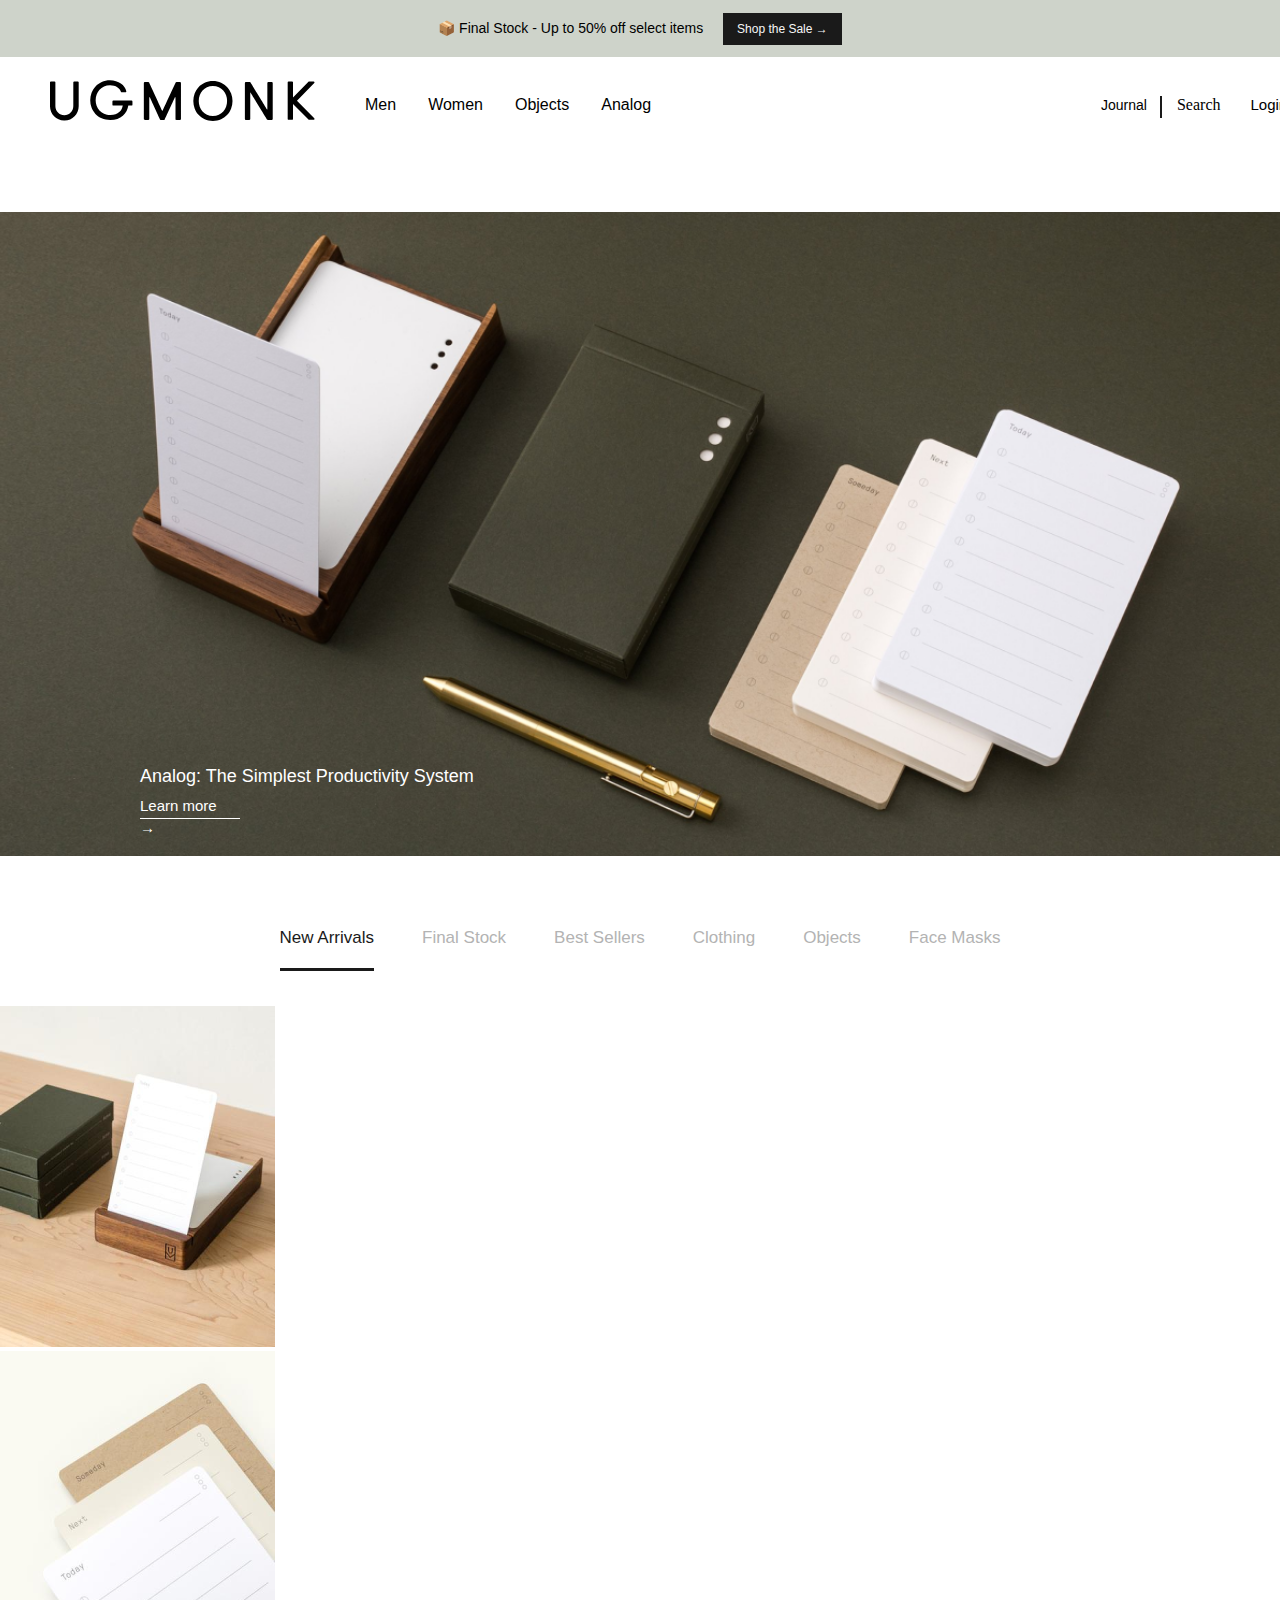
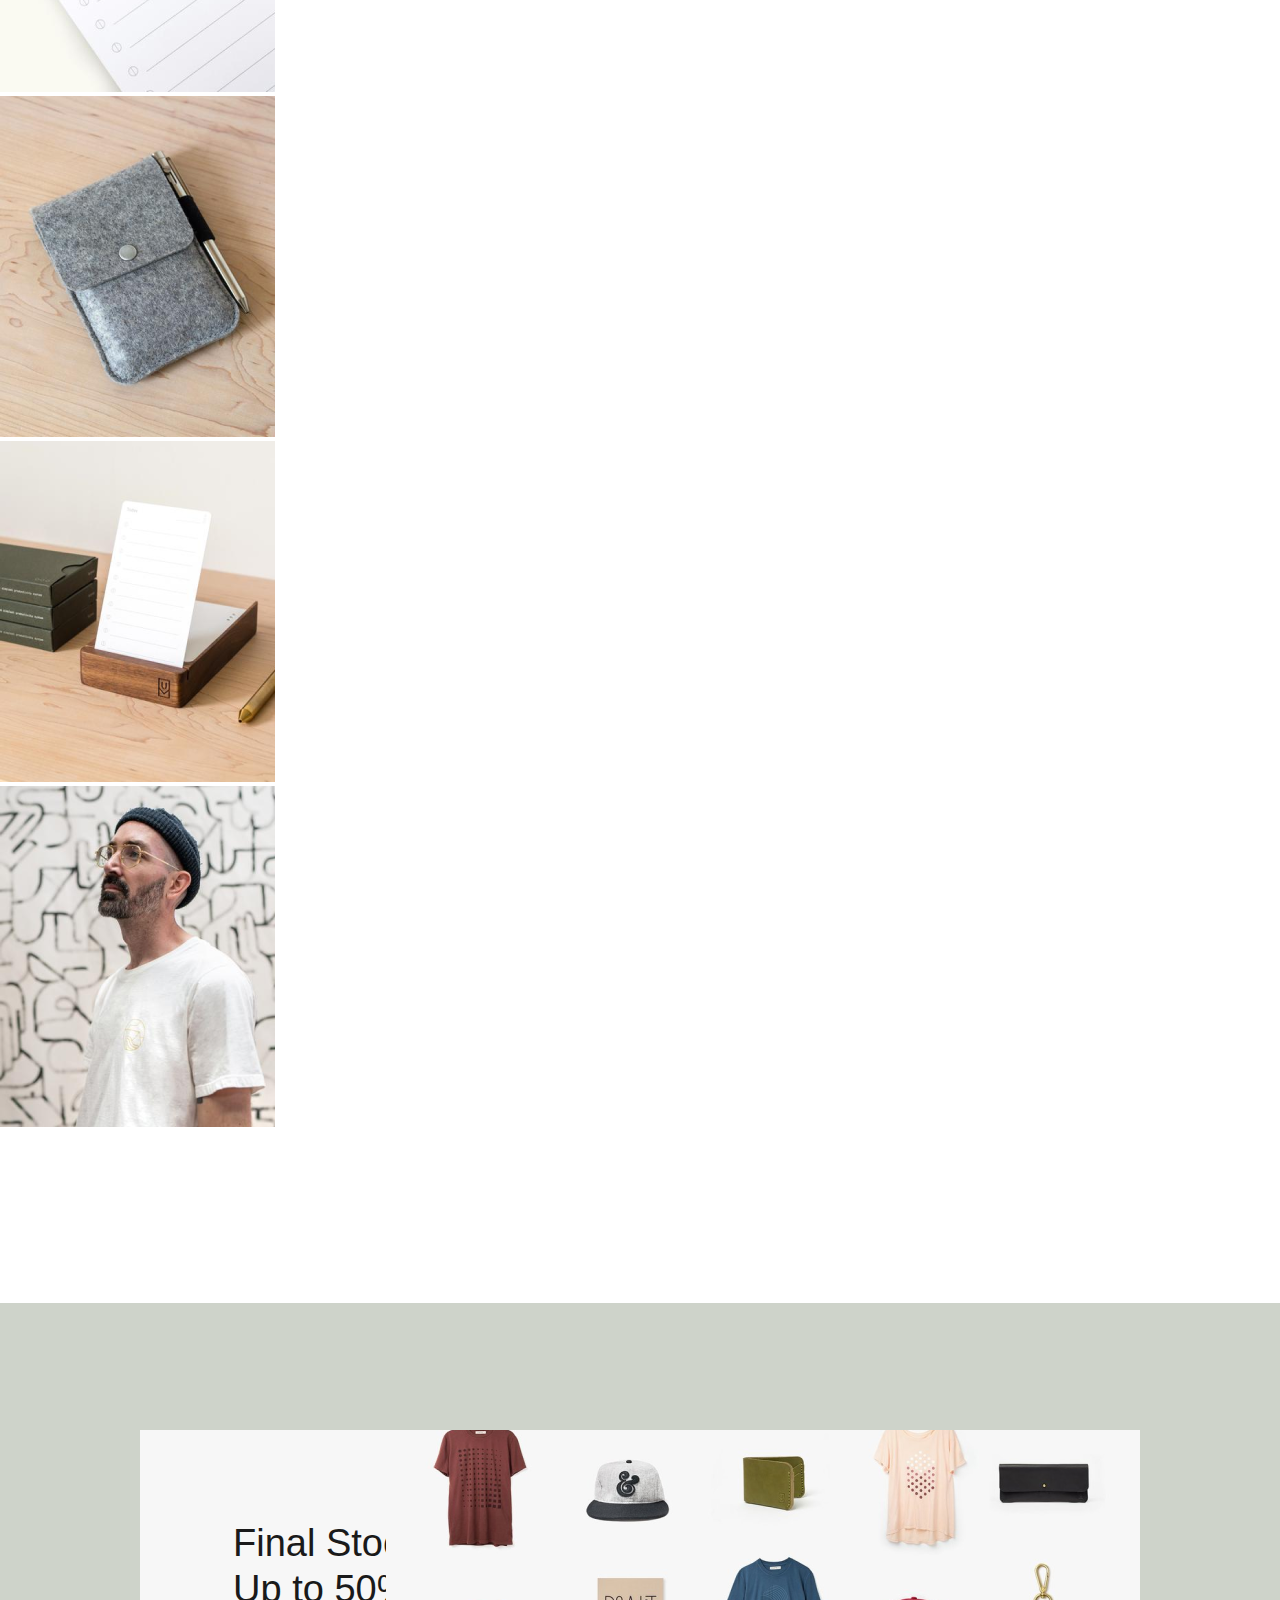
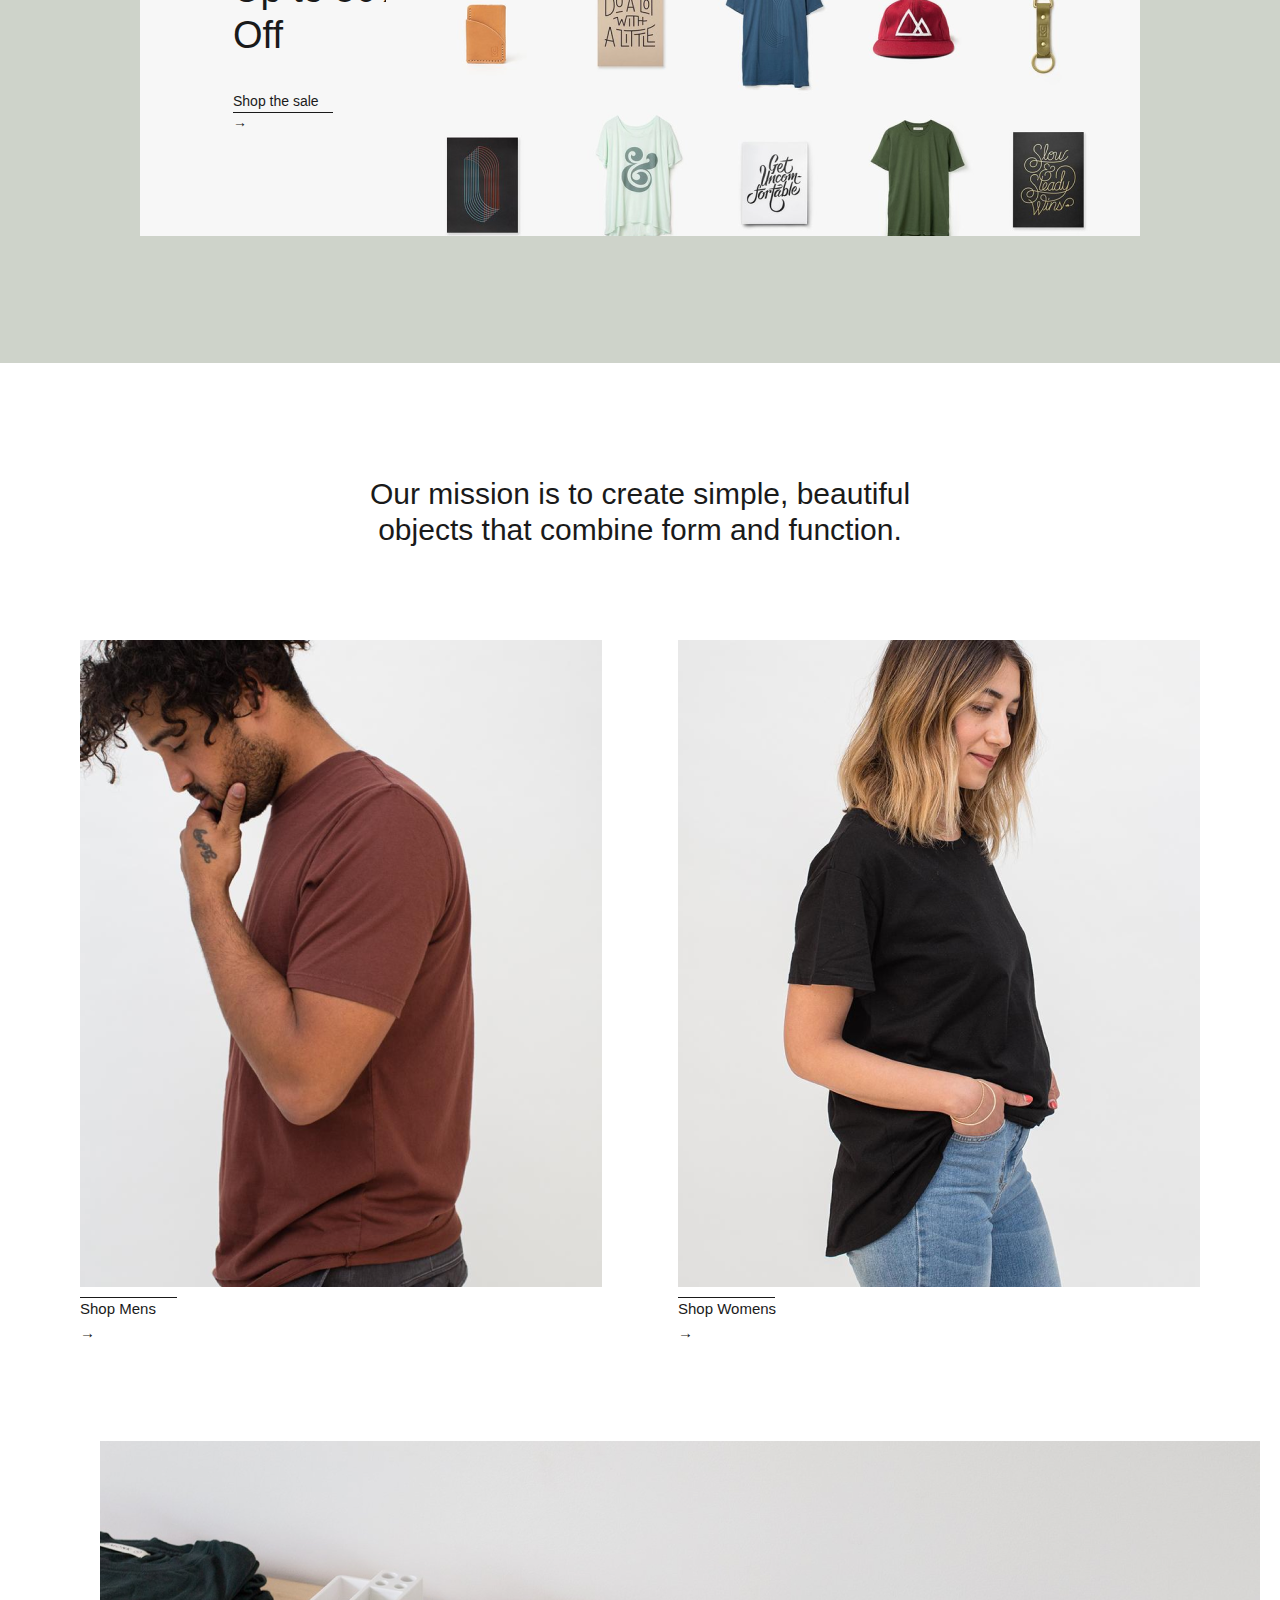
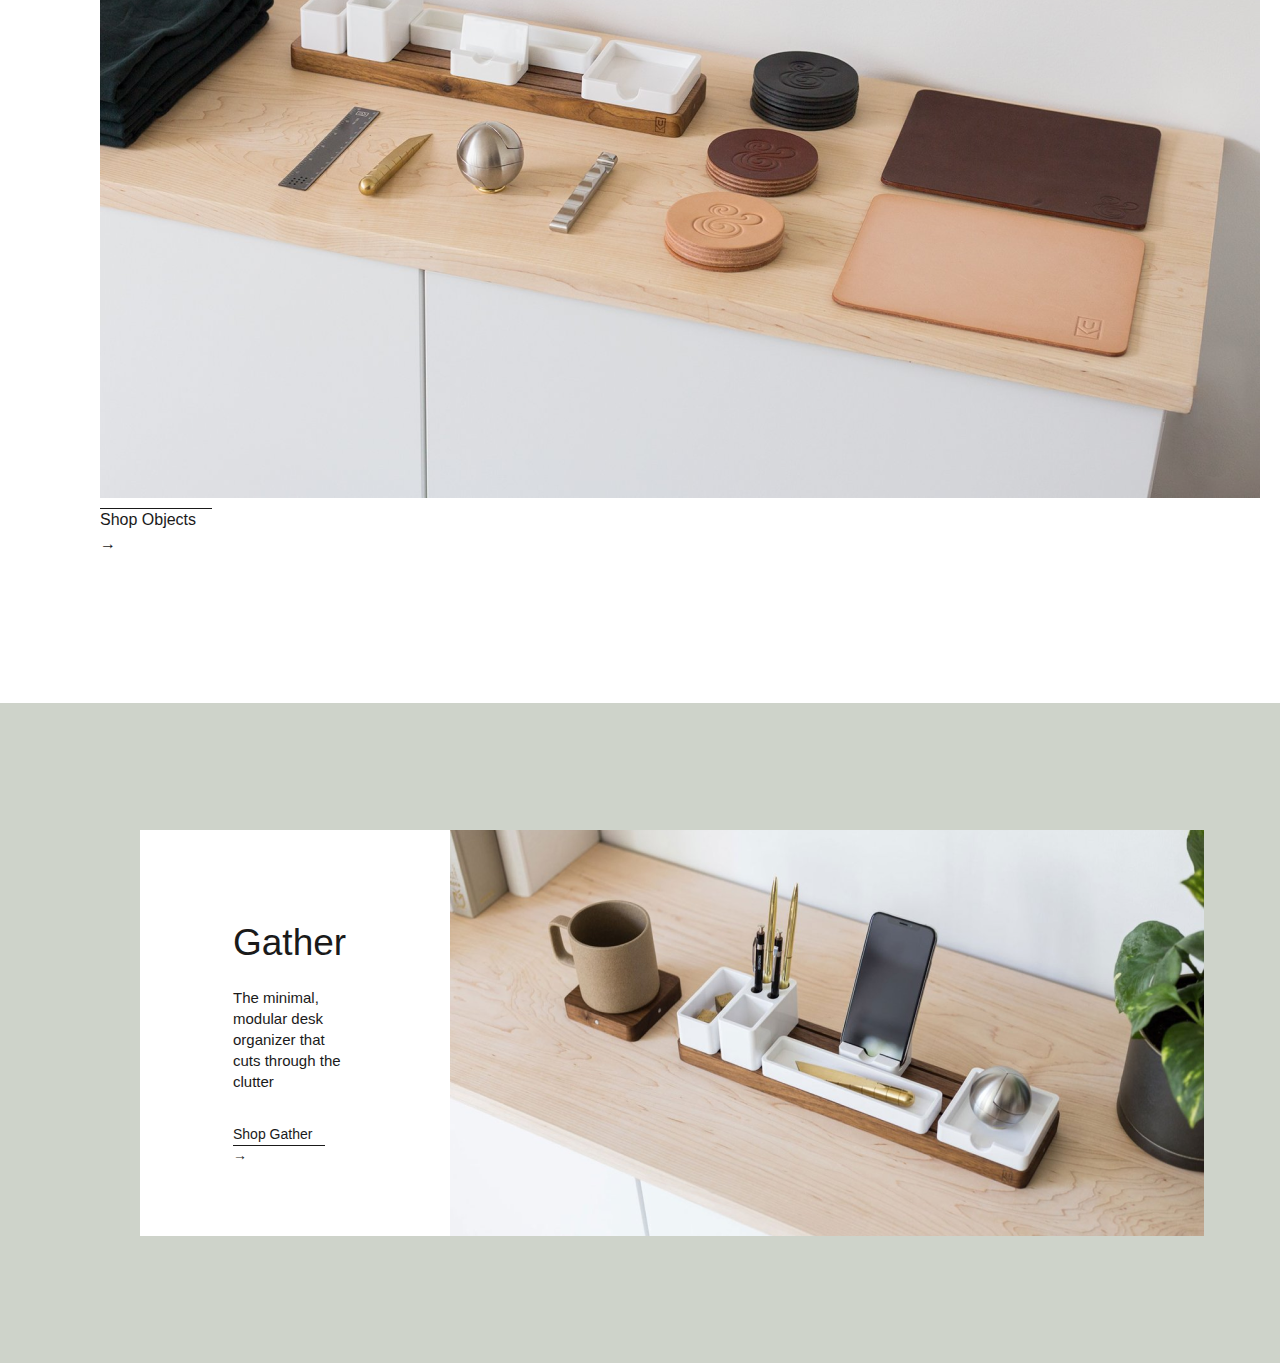
<file: UGMONK/index.html>
<!doctype html>
<html lang="en">
<head>
    <meta charset="UTF-8">
    <meta name="viewport"
          content="width=device-width, user-scalable=no, initial-scale=1.0, maximum-scale=1.0, minimum-scale=1.0">
    <meta http-equiv="X-UA-Compatible" content="ie=edge">
    <title>Document</title>
    <link rel="stylesheet" href="./src/css/style.css">
</head>
<body>

<div class="shipping">
    📦 Final Stock - Up to 50% off select items
    <button class="shipping__button">
        Shop the Sale →
    </button>
</div>

<header class="header">
    <div class="container">
        <div class="header__row">
            <h1 class="header__title">
                <img src="./src/images/header/header.svg" alt="UGMONK">
            </h1>
            <div class="header__nav">
                <ul class="header__menu">
                    <li class="header__list"><a class="header__list-link" href="">Men</a></li>
                    <li class="header__list"><a class="header__list-link" href="">Women</a></li>
                    <li class="header__list"><a class="header__list-link" href="">Objects</a></li>
                    <li class="header__list"><a class="header__list-link" href="">Analog</a></li>
                </ul>
            </div>

            <ul class="header__menu2">
                <li class="header__list1"><a class="header__list-link" href="">Journal</a></li>
                <li class="header__lis2"><a class="header__list-link" href="">Search</a></li>
                <li class="header__list3"><a class="header__list-link" href="">Login</a></li>
                <i class="icon-basket"></i>
            </ul>

        </div>
    </div>
</header>

<main>
    <section class="object">
        <div class="container">
            <div class="object__row">
                <div class="object__content">
                    <h2 class="object__title" >Analog: The Simplest Productivity System</h2>
                    <p class="object__description">Learn more <br> → </p>
                </div>
            </div>
        </div>
    </section>

    <section class="arrivals">
        <div class="container">
            <div class="arrivals__tabs">
                <ul class="arrivals__list">
                    <li class="arrivals__item arrivals__item_active">New Arrivals</li>
                    <li class="arrivals__item">Final Stock</li>
                    <li class="arrivals__item">Best Sellers</li>
                    <li class="arrivals__item">Clothing</li>
                    <li class="arrivals__item">Objects</li>
                    <li class="arrivals__item">Face Masks</li>
                </ul>

                <div class="arrivals__tabs-content arrivals__tabs-content_active ">
                    <div class="arrivals__tabs-content-gallery_row">
                        <div class="arrivals__tabs-content-gallery_item">
                            <img src="./src/images/gallery/img.1.png" alt="img1">
                        </div>
                        <div class="arrivals__tabs-content-gallery_item">
                            <img src="./src/images/gallery/img.2.png" alt="img2">
                        </div>
                        <div class="arrivals__tabs-content-gallery_item">
                            <img src="./src/images/gallery/img.3.png" alt="img3">
                        </div>
                        <div class="arrivals__tabs-content-gallery_item">
                            <img src="./src/images/gallery/img.4.png" alt="img4">
                        </div>
                        <div class="arrivals__tabs-content-gallery_item">
                            <img src="./src/images/gallery/img.5.png" alt="img5">
                        </div>

                    </div>
                </div>
                <div class="arrivals__tabs-content">

                    <div class="arrivals__tabs-content-gallery_item">
                        <img src="./src/images/gallery/img.6.png" alt="img6">
                    </div>
                    <div class="arrivals__tabs-content-gallery_item">
                        <img src="./src/images/gallery/img.7.png" alt="img7">
                    </div>
                    <div class="arrivals__tabs-content-gallery_item">
                        <img src="./src/images/gallery/img.8.png" alt="img8">
                    </div>
                </div>

                <div class="arrivals__tabs-content">

                    <div class="arrivals__tabs-content-gallery_item">
                        <img src="./src/images/gallery/img.9.png" alt="img9">
                    </div>
                    <div class="arrivals__tabs-content-gallery_item">
                        <img src="./src/images/gallery/img.10.png" alt="img10">
                    </div>
                    <div class="arrivals__tabs-content-gallery_item">
                        <img src="./src/images/gallery/img.11.png" alt="img11">
                    </div>
                </div>

                <div class="arrivals__tabs-content">

                    <div class="arrivals__tabs-content-gallery_item">
                        <img src="./src/images/gallery/img.12.png" alt="img12">
                    </div>
                    <div class="arrivals__tabs-content-gallery_item">
                        <img src="./src/images/gallery/img.13.png" alt="img13">
                    </div>
                    <div class="arrivals__tabs-content-gallery_item">
                        <img src="./src/images/gallery/img.14.png" alt="img14">
                    </div>
                </div>

                <div class="arrivals__tabs-content">

                    <div class="arrivals__tabs-content-gallery_item">
                        <img src="./src/images/gallery/img.15.png" alt="img15">
                    </div>
                    <div class="arrivals__tabs-content-gallery_item">
                        <img src="./src/images/gallery/img.16.png" alt="img16">
                    </div>
                    <div class="arrivals__tabs-content-gallery_item">
                        <img src="./src/images/gallery/img.17.png" alt="img17">
                    </div>
                </div>

                <div class="arrivals__tabs-content">

                    <div class="arrivals__tabs-content-gallery_item">
                        <img src="./src/images/gallery/img.18.png" alt="img18">
                    </div>
                    <div class="arrivals__tabs-content-gallery_item">
                        <img src="./src/images/gallery/img.19.png" alt="img19">
                    </div>
                    <div class="arrivals__tabs-content-gallery_item">
                        <img src="./src/images/gallery/img.20.png" alt="img20">
                    </div>

                </div>

            </div>
        </div>
    </section>

    <section class="sale">
        <div class="container">
            <div class="sale__content">
                <h2 class="sale__title">
                    Final Stock - <br> Up to 50% <br> Off
                </h2>
                <p class="sale__descr">
                    Shop the sale <br> →
                </p>
                <img class="sale__img" src="./src/images/sale/sale.img.png" alt="things">
            </div>
        </div>
    </section>

    <section class="shop">
        <div class="container">
            <p class="shop__title">Our mission is to create simple, beautiful <br> objects that combine form and function.</p>
            <div class="shop__row">
                <div class="shop__content">
                    <img class="shop__img" src="./src/images/shop/shop.img.png" alt="shop-men">
                    <p class="shop__description">Shop Mens <br> →</p>
                </div>
                <div class="shop__content1">
                    <img class="shop__img2" src="./src/images/shop/sh.png" alt="shop-woman">
                    <p class="shop__description">Shop Womens<br>→</p>
                </div>
            </div>
        </div>
    </section>

    <section class="things">
        <div class="container">
            <div class="things__content">
                <img src="./src/images/things/things.img.png" alt="IMAGE">
                <p class="things__description">Shop Objects <br> →</p>
            </div>
        </div>
    </section>

    <section class="gather">
        <div class="container">
            <div class="gather__row">
                <div class="gather__content">
                    <div class="gather__block">
                        <h2 class="gather__title">Gather</h2>
                        <p class="gather__descr">The minimal, modular desk <br>
                            organizer that cuts through the <br>
                            clutter</p>
                        <p class="gather__description">Shop Gather <br> →</p>
                    </div>
                    <div class="gather__block2">
                        <img class="gather__img" src="./src/images/gather/gather.img.png" alt="IMAGE">
                    </div>
                </div>
            </div>
        </div>
    </section>
</main>


<script src="./src/js/jquery-3.6.0.min.js"></script>
<script src="./src/js/main.js"></script>
</body>
</html>
</file>
<file: UGMONK/src/css/style.css>
@import "../libes/fontello/css/fontello.css";
* {
  padding: 0;
  margin: 0;
  box-sizing: border-box;
}

.shipping {
  position: fixed;
  top: 0;
  left: 0;
  z-index: 100;
  width: 100%;
  font-family: Roboto, sans-serif;
  font-style: normal;
  font-weight: normal;
  font-size: 14px;
  line-height: 20px;
  text-align: center;
  color: #000000;
  background: #CED3CA;
  padding: 13px 0 12px;
}
.shipping__button {
  font-family: Roboto, sans-serif;
  font-style: normal;
  font-weight: normal;
  font-size: 12px;
  line-height: 28px;
  text-align: center;
  color: #F7F7F7;
  background: #1A1A1A;
  border: 1px solid #1A1A1A;
  margin-left: 16px;
  padding: 1px 13px 1px;
}

a {
  text-decoration: none;
}

.header {
  padding: 34px 0 40px;
}
.header__row {
  display: flex;
  align-items: center;
  margin-top: 46px;
  justify-content: space-between;
}
.header__title {
  margin-left: 50px;
}
.header__menu {
  display: flex;
  column-gap: 32px;
  list-style-type: none;
  margin-right: 450px;
  margin-left: 50px;
}
.header__list {
  font-family: Roboto, sans-serif;
  font-style: normal;
  font-weight: normal;
  font-size: 16px;
  line-height: 20px;
}
.header__list-link {
  color: black;
}
.header__menu2 {
  display: flex;
  list-style-type: none;
  column-gap: 30px;
  margin-right: 50px;
}
.header__list1 {
  font-family: Roboto, sans-serif;
  font-style: normal;
  font-weight: normal;
  font-size: 14px;
  line-height: 18px;
}
.header__list1:after {
  content: "";
  position: absolute;
  display: inline-block;
  height: 20px;
  border: 1px solid #1A1A1A;
  margin-left: 13px;
}
.header__list2 {
  font-family: Roboto, sans-serif;
  font-style: normal;
  font-weight: normal;
  font-size: 15px;
  line-height: 18px;
  color: #292929;
}
.header__list3 {
  font-family: Roboto, sans-serif;
  font-style: normal;
  font-weight: normal;
  font-size: 15px;
  line-height: 18px;
  color: #292929;
}
.header__list3:after {
  content: "";
  position: absolute;
  display: inline-block;
  height: 20px;
  border: 1px solid #1A1A1A;
  margin-left: 13px;
}

.object {
  padding: 43px 0 40px;
  position: relative;
}
.object::before {
  content: "";
  position: absolute;
  width: 100%;
  height: 90%;
  background: url("../images/object/object.bg.png") center/cover no-repeat;
  z-index: -1;
}
.object__row {
  display: flex;
  margin-left: 140px;
}
.object__title {
  font-family: Roboto, sans-serif;
  font-style: normal;
  font-weight: normal;
  font-size: 18px;
  line-height: 28px;
  color: #FFFFFF;
  margin-top: 550px;
  margin-bottom: 5px;
}
.object__description {
  font-family: Roboto, sans-serif;
  font-style: normal;
  font-weight: normal;
  font-size: 15px;
  line-height: 22px;
  color: #FFFFFF;
  margin-bottom: 5px;
}
.object__description::before {
  position: absolute;
  content: "";
  width: 100px;
  border-bottom: 1px solid #FFFFFF;
  bottom: 65px;
}

.arrivals {
  padding: 40px 0 172px;
}
.arrivals__list {
  display: flex;
  justify-content: center;
  column-gap: 48px;
  margin-bottom: 55px;
}
.arrivals__item {
  font-family: Roboto, sans-serif;
  font-style: normal;
  font-weight: normal;
  font-size: 17px;
  line-height: 27px;
  color: #B3B3B3;
  list-style-type: none;
  transition: 3s;
  position: relative;
  cursor: pointer;
}
.arrivals__item::before {
  position: absolute;
  content: "";
  width: 0;
  height: 3px;
  background: #1A1A1A;
  bottom: -20px;
  left: 0;
  transition: 2s;
}
.arrivals__item_active {
  color: #1A1A1A;
  transition: 3s;
}
.arrivals__item_active::before {
  width: 100%;
  transition: 2s;
}
.arrivals__tabs-content {
  display: none;
}
.arrivals__tabs-content_active {
  display: block;
}

.sale {
  padding: 172px 0 113px;
  background-color: #CED3CA;
  height: 660px;
  position: relative;
}
.sale__content {
  position: absolute;
  background-color: #F7F7F7;
  margin: 127px 140px;
  height: 406px;
  left: 0;
  right: 0;
  top: 0;
}
.sale__title {
  font-family: Roboto, sans-serif;
  font-style: normal;
  font-weight: normal;
  font-size: 38px;
  line-height: 46px;
  color: #1A1A1A;
  margin: 90px 0 33px 93px;
}
.sale__descr {
  font-family: Roboto, sans-serif;
  font-style: normal;
  font-weight: normal;
  font-size: 14px;
  line-height: 21px;
  color: #1A1A1A;
  margin-left: 93px;
}
.sale__descr::before {
  position: absolute;
  content: "";
  width: 100px;
  border-bottom: 1px solid #1A1A1A;
  bottom: 123px;
}
.sale__img {
  position: absolute;
  top: 0;
  right: 0;
}

.shop {
  padding: 113px 0 48px;
}
.shop__title {
  font-family: Roboto, sans-serif;
  font-style: normal;
  font-weight: normal;
  font-size: 30px;
  line-height: 36px;
  text-align: center;
  color: #1A1A1A;
  margin-bottom: 92px;
}
.shop__row {
  display: flex;
  justify-content: space-between;
  margin: 0 80px;
}
.shop__description {
  font-family: Roboto, sans-serif;
  font-style: normal;
  font-weight: normal;
  font-size: 15px;
  line-height: 24px;
  color: #1A1A1A;
  margin-top: 6px;
}
.shop__description::before {
  position: absolute;
  content: "";
  width: 97px;
  border-bottom: 1px solid #1A1A1A;
}

.things {
  padding: 48px 0 147px;
}
.things__content {
  margin-left: 100px;
}
.things__description {
  font-family: Roboto, sans-serif;
  font-style: normal;
  font-weight: normal;
  font-size: 16px;
  line-height: 24px;
  color: #1A1A1A;
  margin-top: 6px;
}
.things__description::before {
  position: absolute;
  content: "";
  width: 112px;
  border-bottom: 1px solid #1A1A1A;
}

.gather {
  padding: 90px 0 90px;
  background-color: #CED3CA;
  height: 660px;
  position: relative;
}
.gather__content {
  position: absolute;
  background-color: #FFFFFF;
  margin: 127px 140px;
  top: 0;
  height: 406px;
  display: flex;
}
.gather__block {
  margin: 90px 104px 112px 93px;
}
.gather__title {
  font-family: Roboto, sans-serif;
  font-style: normal;
  font-weight: normal;
  font-size: 37px;
  line-height: 46px;
  color: #1A1A1A;
  margin-bottom: 21px;
}
.gather__descr {
  font-family: Roboto, sans-serif;
  font-style: normal;
  font-weight: normal;
  font-size: 15px;
  line-height: 21px;
  color: #1A1A1A;
  margin-bottom: 32px;
}
.gather__description {
  font-family: Roboto, sans-serif;
  font-style: normal;
  font-weight: normal;
  font-size: 14px;
  line-height: 21px;
  color: #1A1A1A;
  margin-bottom: 112px;
}
.gather__description::before {
  position: absolute;
  content: "";
  width: 92px;
  border-bottom: 1px solid #1A1A1A;
  bottom: 90px;
}

/*# sourceMappingURL=style.css.map */
</file>
